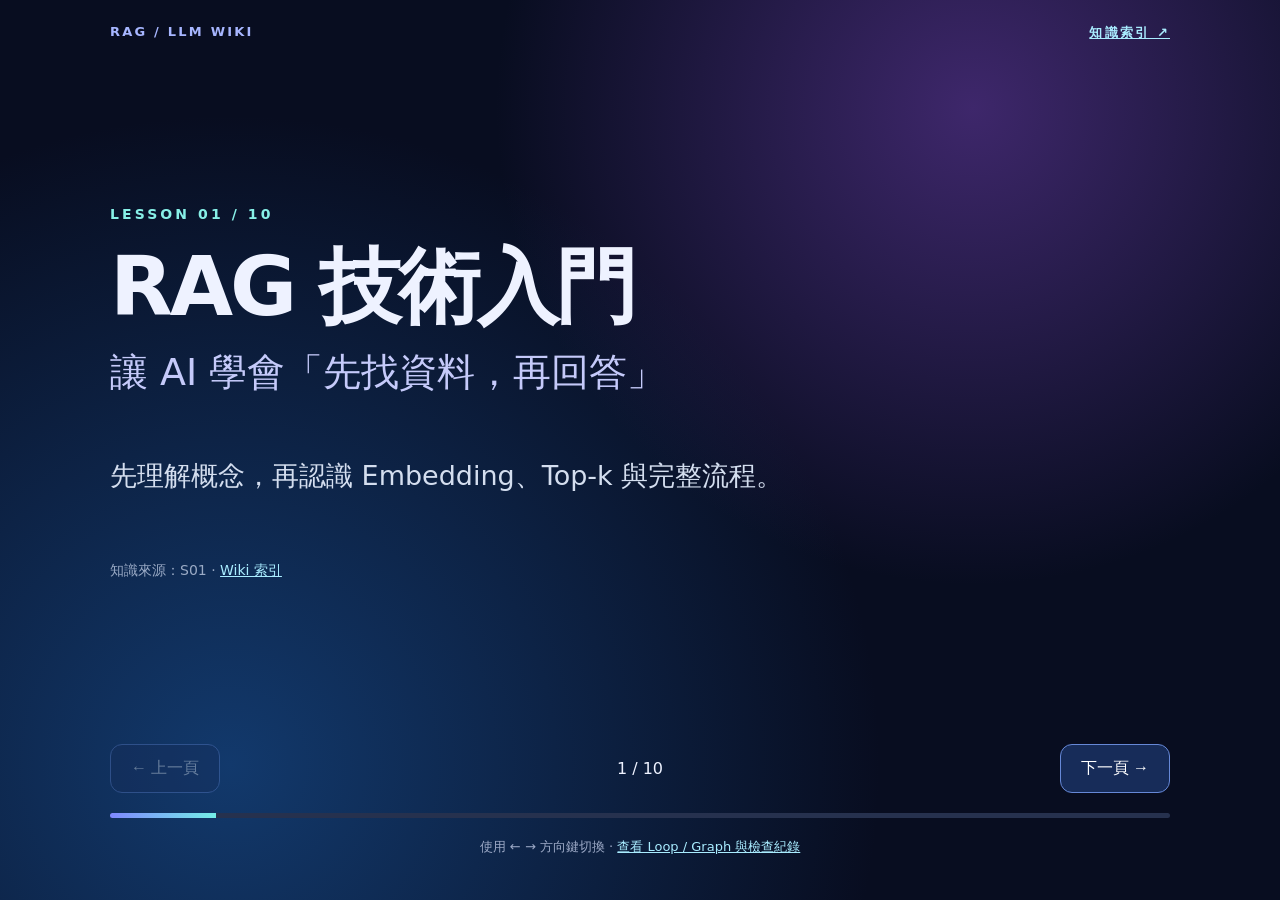
<file: index.html>
<!doctype html><html lang="zh-Hant"><head><meta charset="utf-8"><meta name="viewport" content="width=device-width, initial-scale=1"><meta name="description" content="RAG 檢索增強生成初學者教學型 HTML 簡報，附來源可追溯之 LLM Wiki。"><title>RAG 技術入門 · LLM Wiki 教學簡報</title><link rel="stylesheet" href="assets/style.css"></head><body><main class="deck" aria-label="RAG 教學簡報"><div class="head"><span>RAG / LLM WIKI</span><a href="wiki/index.md" target="_blank" rel="noopener">知識索引 ↗</a></div><section class="slide active" data-page="1" aria-label="第 1 頁：RAG 技術入門"><span class="eyebrow">LESSON 01 / 10</span><h1>RAG 技術入門</h1><h2>讓 AI 學會「先找資料，再回答」</h2><p class="explain">先理解概念，再認識 Embedding、Top-k 與完整流程。</p><div class="source">知識來源：S01 · <a href="wiki/index.md" target="_blank" rel="noopener">Wiki 索引</a></div></section><section class="slide" data-page="2" aria-label="第 2 頁：先問一個問題"><span class="eyebrow">LESSON 02 / 10</span><h1>先問一個問題</h1><h2>為什麼 LLM 有時會答錯？</h2><p class="explain">模型可能缺少最新、專有或指定文件資訊；直接回答也可能產生無根據內容。</p><div class="source">知識來源：S01 · <a href="wiki/index.md" target="_blank" rel="noopener">Wiki 索引</a></div></section><section class="slide" data-page="3" aria-label="第 3 頁：RAG 是什麼？"><span class="eyebrow">LESSON 03 / 10</span><h1>RAG 是什麼？</h1><h2>先查資料，再請模型整合答案</h2><p class="explain">比喻：閉卷考試 vs. 開卷考試。RAG 提供「參考資料」，但模型仍需正確理解。</p><div class="source">知識來源：S01 · <a href="wiki/index.md" target="_blank" rel="noopener">Wiki 索引</a></div></section><section class="slide" data-page="4" aria-label="第 4 頁：資料怎麼變成可檢索？"><span class="eyebrow">LESSON 04 / 10</span><h1>資料怎麼變成可檢索？</h1><h2>Chunking：把文件切成小段</h2><p class="explain">原始文件 → 文字清理 → 分塊 → 為每個區塊建立索引。分塊長度需要在上下文與雜訊間取捨。</p><div class="pipeline"><span>文件</span><b>→</b><span>分塊</span><b>→</b><span>向量化</span><b>→</b><span>索引</span></div><div class="source">知識來源：S03 · S04 · <a href="wiki/index.md" target="_blank" rel="noopener">Wiki 索引</a></div></section><section class="slide" data-page="5" aria-label="第 5 頁：Embedding 是什麼？"><span class="eyebrow">LESSON 05 / 10</span><h1>Embedding 是什麼？</h1><h2>把文字轉成能比較的向量</h2><p class="explain">語意相近的句子，向量表示可能更接近；效果取決於模型和資料領域。</p><div class="source">知識來源：S02 · <a href="wiki/index.md" target="_blank" rel="noopener">Wiki 索引</a></div></section><section class="slide" data-page="6" aria-label="第 6 頁：向量檢索與 Top-k"><span class="eyebrow">LESSON 06 / 10</span><h1>向量檢索與 Top-k</h1><h2>找到與問題相關的前 k 段</h2><p class="explain">問題先向量化 → 比較相似度 → 取 Top-k 候選。Faiss 是搜尋函式庫，並非完整向量資料庫。</p><div class="pipeline"><span>問題向量</span><b>→</b><span>相似度排序</span><b>→</b><span>Top-k</span></div><div class="source">知識來源：S03 · S04 · <a href="wiki/index.md" target="_blank" rel="noopener">Wiki 索引</a></div></section><section class="slide" data-page="7" aria-label="第 7 頁：RAG 問答流程"><span class="eyebrow">LESSON 07 / 10</span><h1>RAG 問答流程</h1><h2>Retrieval + Generation</h2><p class="explain">使用者提問 → 檢索相關內容 → 組裝上下文 → LLM 生成答案 → 附上來源。</p><div class="pipeline"><span>提問</span><b>→</b><span>檢索</span><b>→</b><span>證據</span><b>→</b><span>生成</span></div><div class="source">知識來源：S01 · S04 · <a href="wiki/index.md" target="_blank" rel="noopener">Wiki 索引</a></div></section><section class="slide" data-page="8" aria-label="第 8 頁：一個實際情境"><span class="eyebrow">LESSON 08 / 10</span><h1>一個實際情境</h1><h2>校園課程規定問答</h2><p class="explain">問：「畢業需要幾學分？」→ 搜尋學校最新規章 → 擷取條文 → 依條文回答。找不到資料時，應明確說明。</p><div class="source">知識來源：S01 · S04 · <a href="wiki/index.md" target="_blank" rel="noopener">Wiki 索引</a></div></section><section class="slide" data-page="9" aria-label="第 9 頁：限制與風險"><span class="eyebrow">LESSON 09 / 10</span><h1>限制與風險</h1><h2>找到文件，不代表答案正確</h2><p class="explain">檢索可能找錯、資料可能過期、上下文過長可能影響模型利用資訊；還是要檢查回答是否忠於來源。</p><div class="source">知識來源：S01 · S05 · <a href="wiki/index.md" target="_blank" rel="noopener">Wiki 索引</a></div></section><section class="slide" data-page="10" aria-label="第 10 頁：你已掌握的重點"><span class="eyebrow">LESSON 10 / 10</span><h1>你已掌握的重點</h1><h2>RAG = 找得到 + 用得對 + 查得回</h2><p class="explain">先建索引、再檢索、最後生成；以來源支持回答。延伸：LLM Wiki 可把知識整理成持久的互聯筆記。</p><div class="source">知識來源：S01 · S02 · S03 · S04 · S05 · <a href="wiki/index.md" target="_blank" rel="noopener">Wiki 索引</a></div></section><nav class="controls" aria-label="投影片導覽"><button id="prev" aria-label="上一頁">← 上一頁</button><span id="counter" aria-live="polite">1 / 10</span><button id="next" aria-label="下一頁">下一頁 →</button></nav><div class="track"><div id="progress"></div></div><footer>使用 ← → 方向鍵切換 · <a href="workflow.html">查看 Loop / Graph 與檢查紀錄</a></footer></main><script src="assets/slides.js"></script></body></html>
</file>
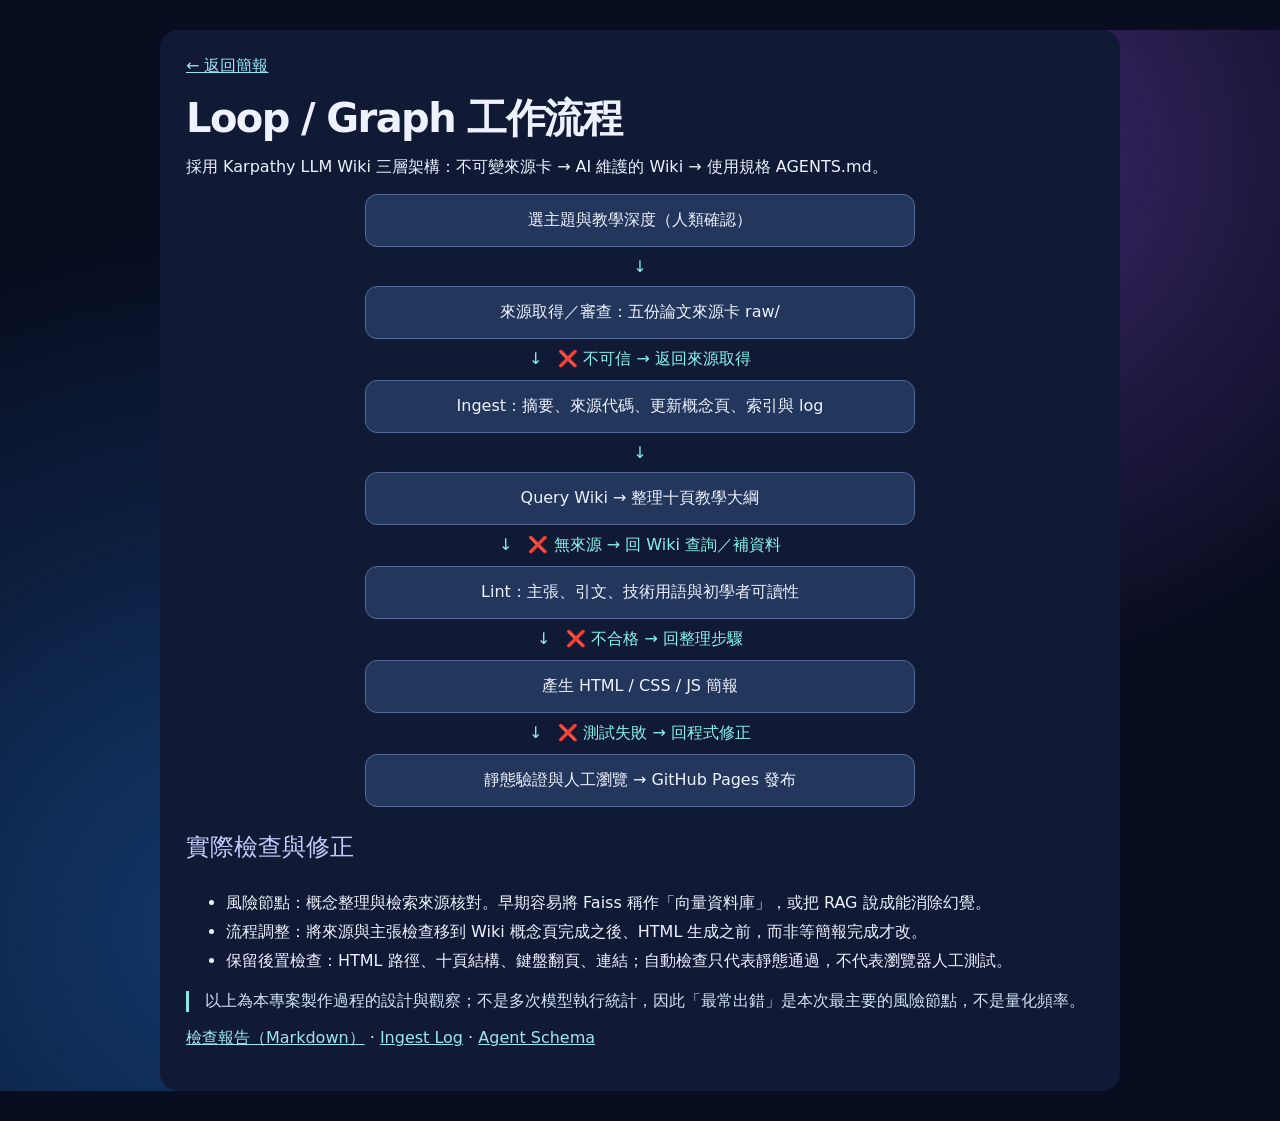
<file: workflow.html>
<!doctype html><html lang="zh-Hant"><head><meta charset="utf-8"><meta name="viewport" content="width=device-width, initial-scale=1"><title>LLM Wiki Loop / Graph</title><link rel="stylesheet" href="assets/style.css"><style>article{max-width:960px;margin:30px auto;padding:26px;background:#101a35;border-radius:18px}article h1{font-size:40px}article h2{font-size:24px;margin-top:24px}.node{padding:15px;background:#23365b;border:1px solid #52699a;border-radius:12px;margin:10px auto;text-align:center;max-width:550px}.arrow{text-align:center;color:#88f3ed}.note{border-left:3px solid #89e8e5;padding-left:16px;color:#d6e3f6}li{line-height:1.8}a{color:#9ce6f4}</style></head><body><article><a href="index.html">← 返回簡報</a><h1>Loop / Graph 工作流程</h1><p>採用 Karpathy LLM Wiki 三層架構：不可變來源卡 → AI 維護的 Wiki → 使用規格 AGENTS.md。</p><div class="node">選主題與教學深度（人類確認）</div><div class="arrow">↓</div><div class="node">來源取得／審查：五份論文來源卡 raw/</div><div class="arrow">↓　❌ 不可信 → 返回來源取得</div><div class="node">Ingest：摘要、來源代碼、更新概念頁、索引與 log</div><div class="arrow">↓</div><div class="node">Query Wiki → 整理十頁教學大綱</div><div class="arrow">↓　❌ 無來源 → 回 Wiki 查詢／補資料</div><div class="node">Lint：主張、引文、技術用語與初學者可讀性</div><div class="arrow">↓　❌ 不合格 → 回整理步驟</div><div class="node">產生 HTML / CSS / JS 簡報</div><div class="arrow">↓　❌ 測試失敗 → 回程式修正</div><div class="node">靜態驗證與人工瀏覽 → GitHub Pages 發布</div><h2>實際檢查與修正</h2><ul><li>風險節點：概念整理與檢索來源核對。早期容易將 Faiss 稱作「向量資料庫」，或把 RAG 說成能消除幻覺。</li><li>流程調整：將來源與主張檢查移到 Wiki 概念頁完成之後、HTML 生成之前，而非等簡報完成才改。</li><li>保留後置檢查：HTML 路徑、十頁結構、鍵盤翻頁、連結；自動檢查只代表靜態通過，不代表瀏覽器人工測試。</li></ul><p class="note">以上為本專案製作過程的設計與觀察；不是多次模型執行統計，因此「最常出錯」是本次最主要的風險節點，不是量化頻率。</p><p><a href="checks/report.md">檢查報告（Markdown）</a> · <a href="wiki/log.md">Ingest Log</a> · <a href="AGENTS.md">Agent Schema</a></p></article></body></html>
</file>
<file: assets/style.css>
*{box-sizing:border-box}html{background:#080d20;color:#eef2ff}body{margin:0;font-family:system-ui,-apple-system,"Noto Sans TC",sans-serif;background:radial-gradient(circle at 76% 12%,#3e276b 0,transparent 38%),radial-gradient(circle at 18% 85%,#12396c 0,transparent 50%),#080d20;min-height:100vh}.deck{max-width:1140px;margin:auto;min-height:100vh;display:flex;flex-direction:column;padding:24px 40px}.head{display:flex;justify-content:space-between;letter-spacing:.17em;color:#a7b6ff;font-size:13px;font-weight:700}.head a,footer a,.source a{color:#a9ecff}.slide{display:none;flex:1;flex-direction:column;justify-content:center;min-height:450px;padding:38px 0}.slide.active{display:flex;animation:pop .25s ease}.eyebrow{color:#87f0e7;letter-spacing:.22em;font-weight:bold;font-size:14px}h1{font-size:clamp(40px,6.4vw,86px);margin:18px 0 12px;line-height:1.15;letter-spacing:-.04em}h2{font-size:clamp(24px,3vw,38px);font-weight:500;color:#c5cafa;margin:0 0 26px}.explain{font-size:clamp(19px,2.2vw,27px);line-height:1.85;max-width:900px;color:#d4deef}.source{font-size:14px;color:#9aaac5;margin-top:34px}.pipeline{display:flex;flex-wrap:wrap;gap:10px;align-items:center;margin-top:25px}.pipeline span{background:#243c6a;padding:14px 19px;border:1px solid #527cba;border-radius:14px;font-size:17px}.pipeline b{color:#8be6f2}.controls{display:flex;align-items:center;justify-content:space-between;gap:20px}.controls button{cursor:pointer;background:#172c59;border:1px solid #6688d7;border-radius:12px;padding:13px 20px;font-size:16px;color:#fff}.controls button:hover,.controls button:focus-visible{background:#344c90;outline:2px solid #75dadd}.controls button:disabled{opacity:.35;cursor:not-allowed}.track{margin-top:20px;height:5px;background:#26314e;border-radius:9px;overflow:hidden}#progress{height:100%;width:10%;background:linear-gradient(90deg,#7f88ff,#74eee7);transition:width .2s}footer{text-align:center;padding:20px 0;font-size:13px;color:#9ca9c6}@keyframes pop{from{opacity:.4;transform:translateY(8px)}to{opacity:1;transform:none}}@media(max-width:600px){.deck{padding:22px}.slide{min-height:490px}.controls button{font-size:13px;padding:11px}.pipeline span{font-size:14px;padding:10px}}@media(prefers-reduced-motion:reduce){.slide.active{animation:none}#progress{transition:none}}
</file>
